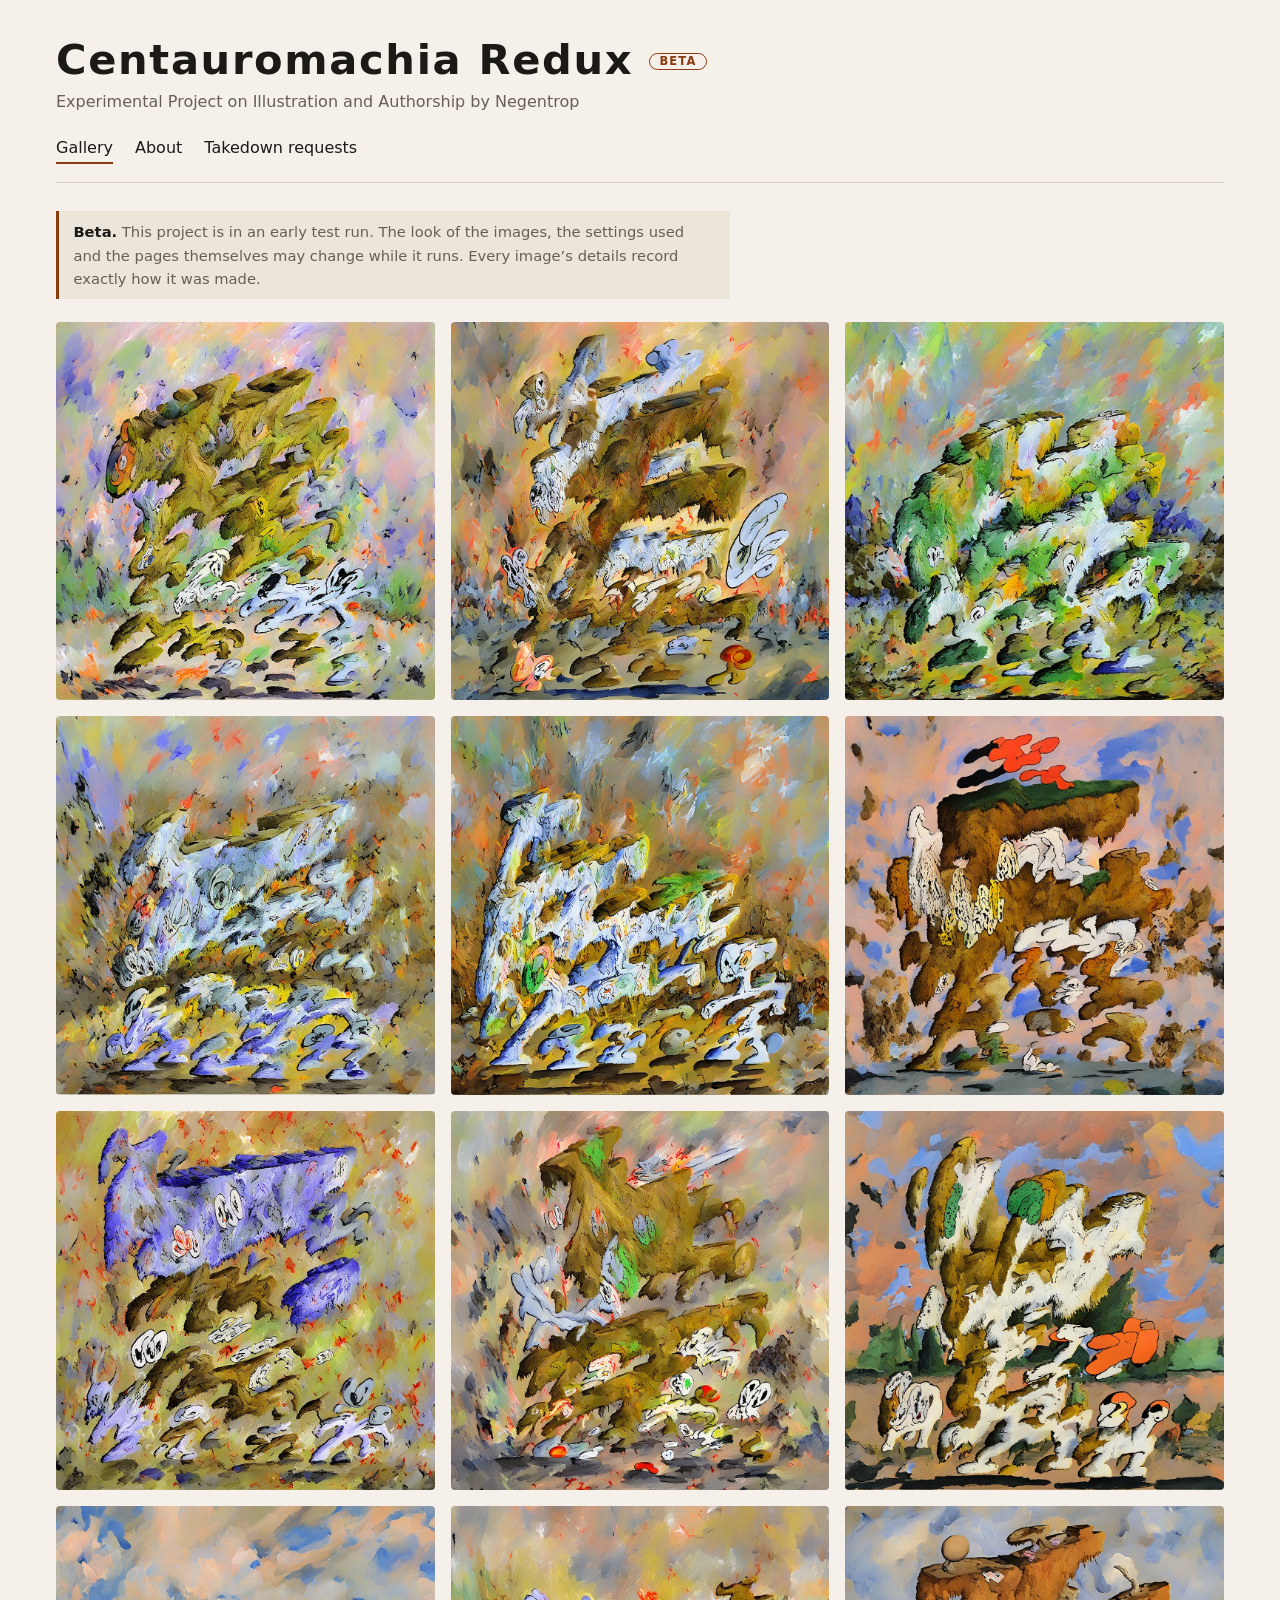
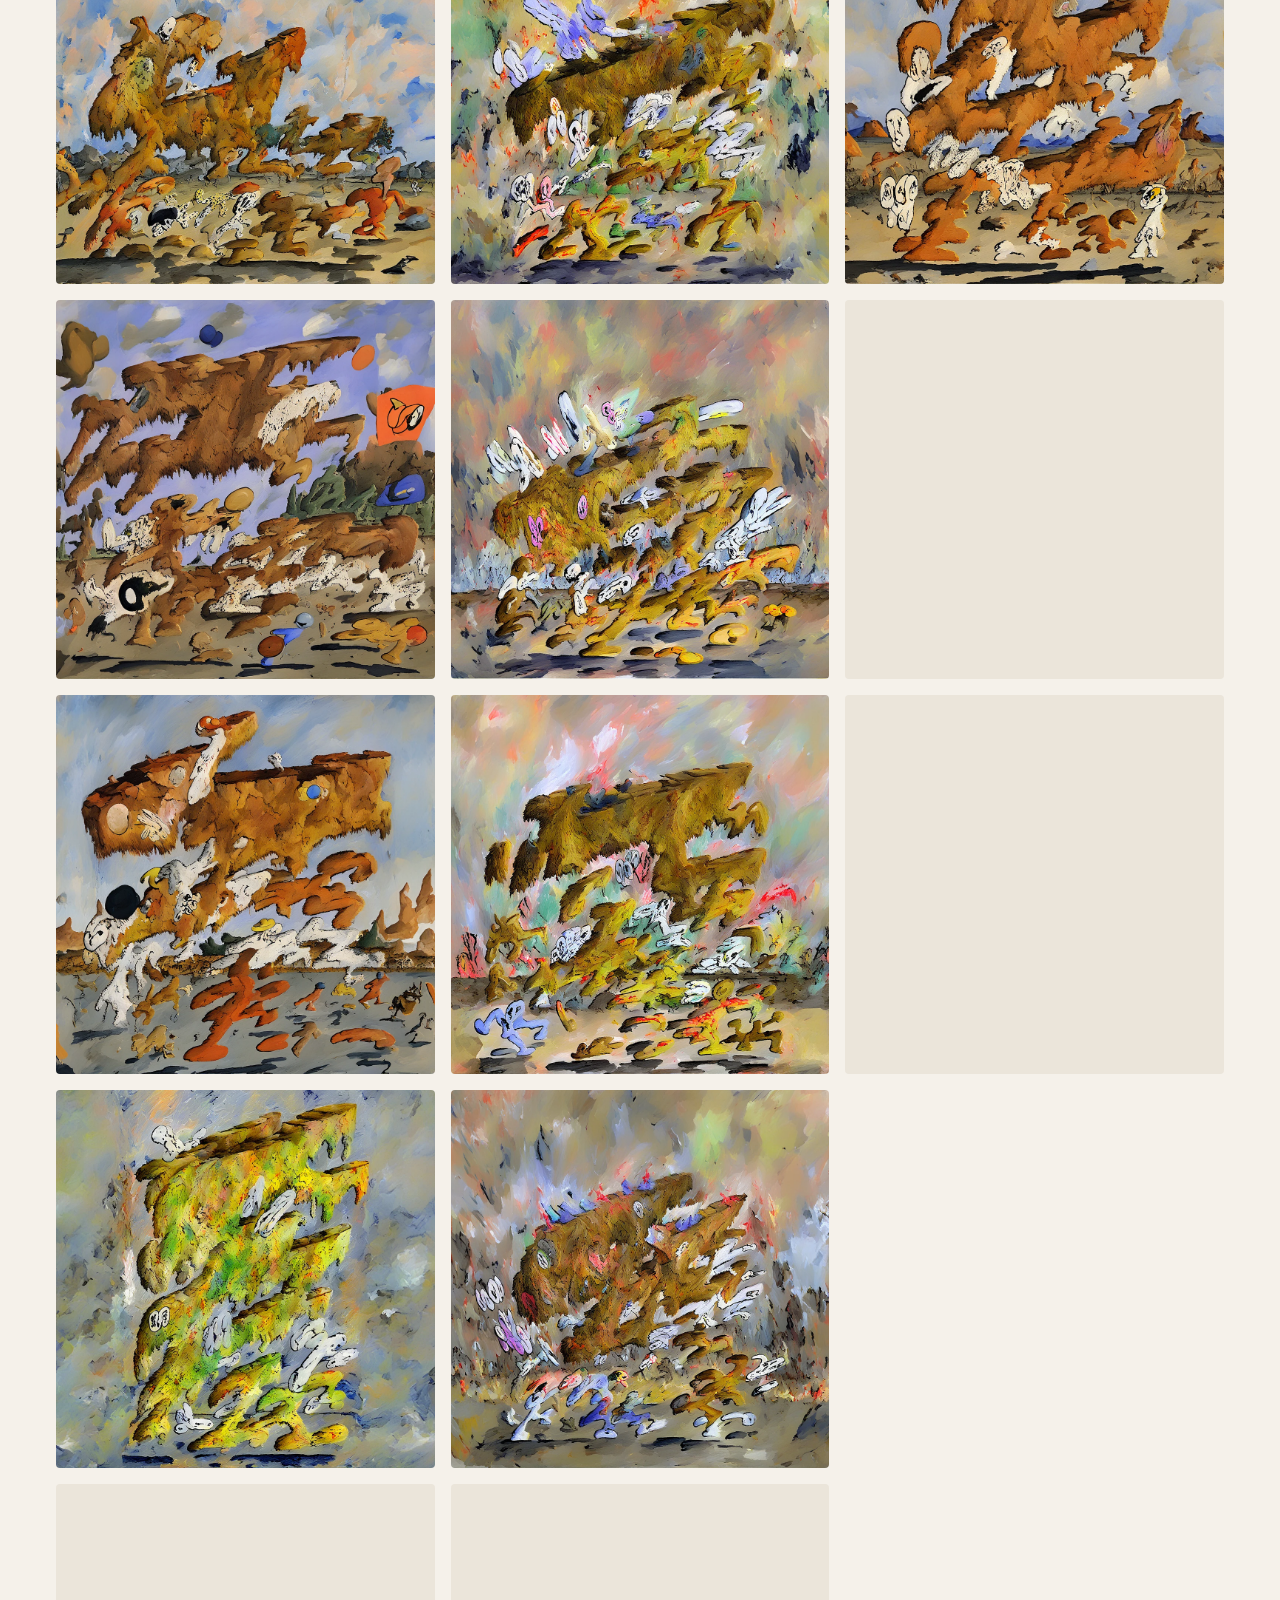
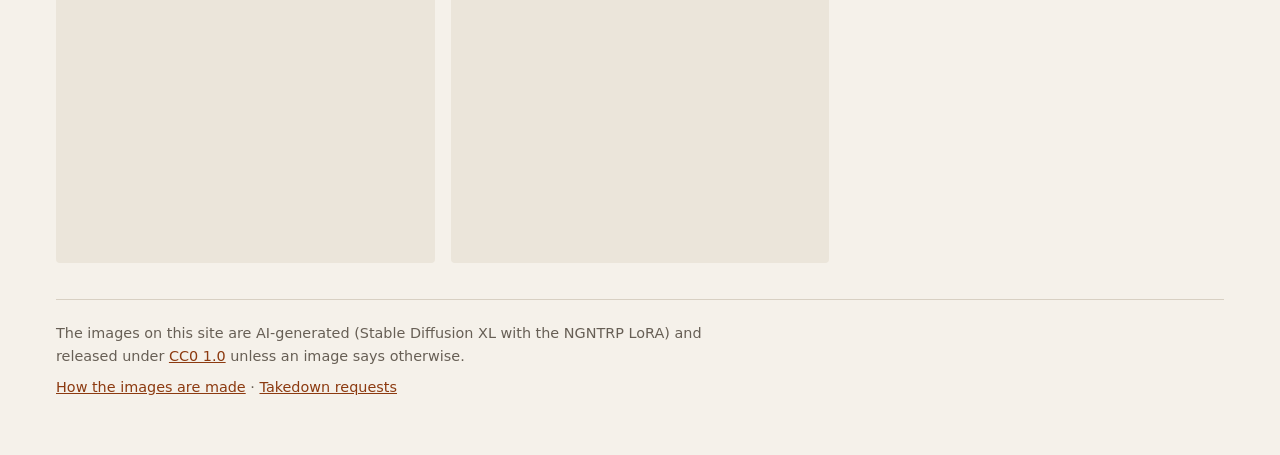
<file: index.html>
<!doctype html>
<html lang="en-GB">
<head>
<meta charset="utf-8">
<meta name="viewport" content="width=device-width, initial-scale=1">
<title>Centauromachia Redux</title>
<meta name="description" content="Experimental project on illustration and authorship by Negentrop.">
<meta name="robots" content="noindex, nofollow">
<link rel="stylesheet" href="site.css">
</head>
<body>
<div class="wrap">
  <header class="site">
    <h1 class="name"><a href="index.html">Centauromachia Redux</a> <span class="beta">Beta</span></h1>
    <p class="byline">Experimental Project on Illustration and Authorship by Negentrop</p>
    <nav class="main" aria-label="Main"><a href="index.html" aria-current="page">Gallery</a><a href="about.html">About</a><a href="takedown.html">Takedown requests</a></nav>
  </header>
  <main>
    <p class="beta-note"><strong>Beta.</strong> This project is in an early test run. The look of the images, the settings used and the pages themselves may change while it runs. Every image&#8217;s details record exactly how it was made.</p>
    <div class="grid" id="grid" aria-live="polite"></div>
    <noscript><p class="empty">This gallery needs JavaScript. The images are also listed in <a href="gallery.json">gallery.json</a>.</p></noscript>
  </main>
  <dialog id="viewer" aria-label="Image details"></dialog>
  <footer class="site">
    <p>The images on this site are AI-generated (Stable Diffusion XL with the NGNTRP LoRA) and released under
    <a href="https://creativecommons.org/publicdomain/zero/1.0/" rel="license">CC0 1.0</a> unless an image says otherwise.</p>
    <p><a href="about.html#making">How the images are made</a> &middot; <a href="takedown.html">Takedown requests</a></p>
  </footer>
</div>
<script>
const LICENCES = {
  "CC0-1.0": ["CC0 1.0", "https://creativecommons.org/publicdomain/zero/1.0/"],
  "CC-BY-SA-4.0": ["CC BY-SA 4.0", "https://creativecommons.org/licenses/by-sa/4.0/"]
};

const $ = (id) => document.getElementById(id);
const grid = $("grid");
const viewer = $("viewer");

function el(tag, props = {}, children = []) {
  const node = Object.assign(document.createElement(tag), props);
  children.forEach((c) => node.append(c));
  return node;
}

function row(dl, label, value) {
  if (value === undefined || value === null || value === "") return;
  dl.append(el("dt", { textContent: label }), el("dd", { textContent: String(value) }));
}

function openViewer(item) {
  const dl = el("dl");
  row(dl, "Image ID", item.id);
  row(dl, "Model", item.model);
  row(dl, "Trained on", item.training_data);
  row(dl, "Seed", item.seed);
  row(dl, "Steps", item.steps);
  row(dl, "Guidance", item.guidance_scale);
  row(dl, "LoRA strength", item.lora_scale);

  const lic = LICENCES[item.license];
  const links = el("p", { className: "meta" });
  if (lic) links.append(el("a", { href: lic[1], textContent: "Licence: " + lic[0], rel: "license" }), " · ");
  links.append(el("a", { href: item.image, textContent: "Image file" }), " · ",
               el("a", { href: item.meta, textContent: "Generation record (JSON)" }), " · ",
               el("a", { href: "takedown.html", textContent: "Takedown requests" }));

  const img = el("img", { src: item.image, alt: item.alt || "" });
  if (item.width) img.width = item.width;
  if (item.height) img.height = item.height;

  const close = el("button", { className: "close", textContent: "Close", type: "button" });
  close.addEventListener("click", () => viewer.close());

  const side = el("div", {}, [
    el("h2", { textContent: item.title || "Untitled" }),
    el("p", { className: "meta", textContent: item.date || "" }),
    dl,
    el("p", { className: "meta", textContent: "Prompt" }),
    el("p", { className: "prompt", textContent: item.prompt || "" }),
    links,
    close
  ]);
  viewer.replaceChildren(el("div", { className: "dlg" }, [img, side]));
  viewer.showModal();
  close.focus();
}

viewer.addEventListener("click", (e) => { if (e.target === viewer) viewer.close(); });

fetch("gallery.json", { cache: "no-cache" })
  .then((r) => { if (!r.ok) throw new Error(r.status); return r.json(); })
  .then((data) => {
    const items = data.items || [];
    if (!items.length) { grid.append(el("p", { className: "empty", textContent: "No images yet." })); return; }
    items.forEach((item) => {
      const img = el("img", { src: item.image, alt: item.alt || "", loading: "lazy", decoding: "async" });
      if (item.width) img.width = item.width;
      if (item.height) img.height = item.height;
      const tile = el("button", { className: "tile", type: "button" }, [img]);
      tile.setAttribute("aria-label", (item.title || "Untitled") + ", " + (item.date || "") + ": open details");
      tile.addEventListener("click", () => openViewer(item));
      grid.append(tile);
    });
  })
  .catch(() => { grid.append(el("p", { className: "empty", textContent: "The gallery could not be loaded." })); });
</script>
<script src="site.js"></script>
</body>
</html>
</file>
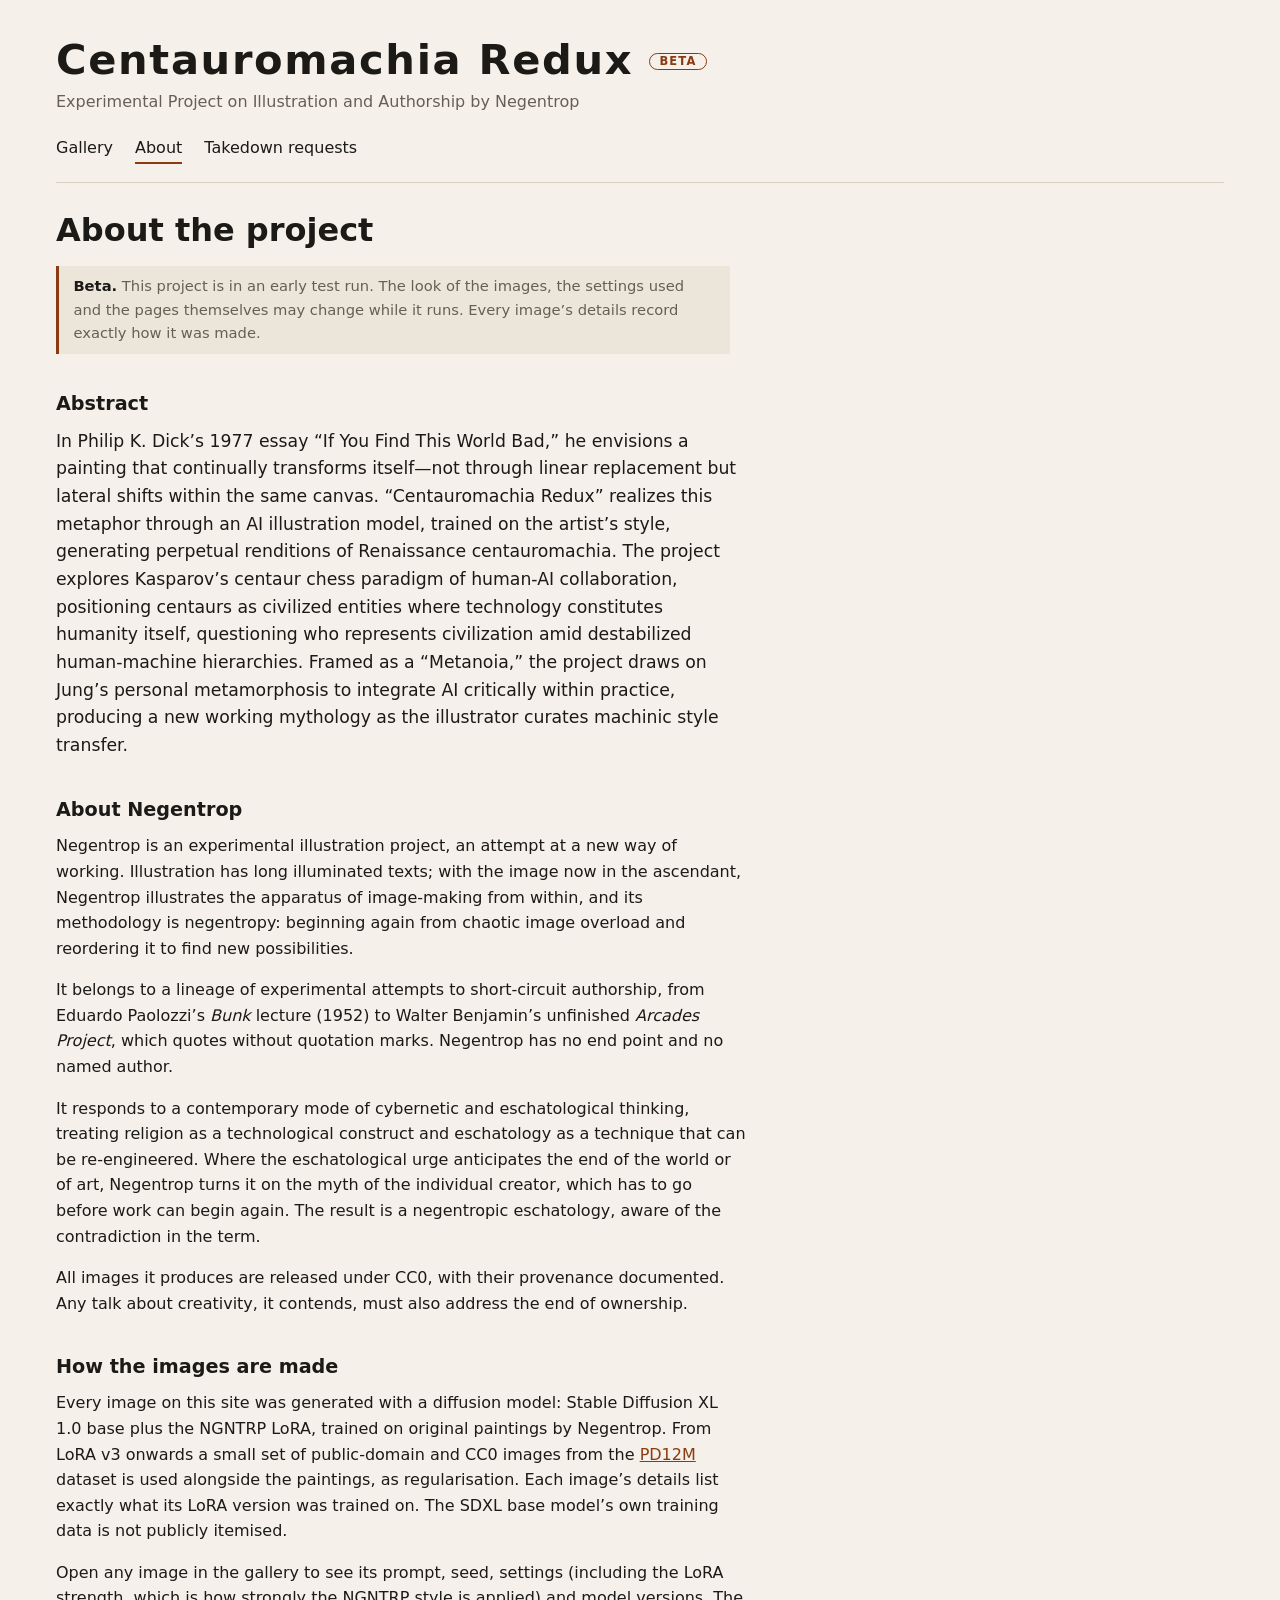
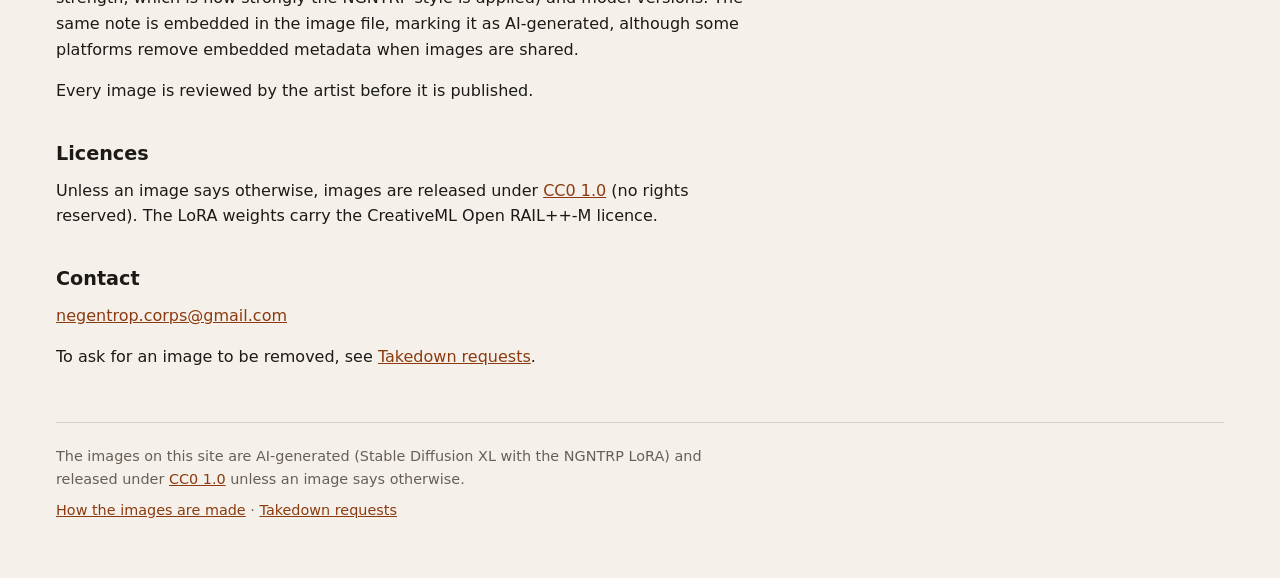
<file: about.html>
<!doctype html>
<html lang="en-GB">
<head>
<meta charset="utf-8">
<meta name="viewport" content="width=device-width, initial-scale=1">
<title>About the project &middot; Centauromachia Redux</title>
<meta name="description" content="An experimental project on illustration and authorship: abstract, about Negentrop, how the images are made.">
<meta name="robots" content="noindex, nofollow">
<link rel="stylesheet" href="site.css">
</head>
<body>
<div class="wrap">
  <header class="site">
    <p class="name"><a href="index.html">Centauromachia Redux</a> <span class="beta">Beta</span></p>
    <p class="byline">Experimental Project on Illustration and Authorship by Negentrop</p>
    <nav class="main" aria-label="Main"><a href="index.html">Gallery</a><a href="about.html" aria-current="page">About</a><a href="takedown.html">Takedown requests</a></nav>
  </header>
  <main class="prose">
    <h1>About the project</h1>
    <p class="beta-note"><strong>Beta.</strong> This project is in an early test run. The look of the images, the settings used and the pages themselves may change while it runs. Every image&#8217;s details record exactly how it was made.</p>
    
    <section id="abstract">
      <h2>Abstract</h2>
      <p class="abstract">In Philip K. Dick&#8217;s 1977 essay &#8220;If You Find This World Bad,&#8221; he envisions a painting that continually transforms itself&#8212;not through linear replacement but lateral shifts within the same canvas. &#8220;Centauromachia Redux&#8221; realizes this metaphor through an AI illustration model, trained on the artist&#8217;s style, generating perpetual renditions of Renaissance centauromachia. The project explores Kasparov&#8217;s centaur chess paradigm of human-AI collaboration, positioning centaurs as civilized entities where technology constitutes humanity itself, questioning who represents civilization amid destabilized human-machine hierarchies. Framed as a &#8220;Metanoia,&#8221; the project draws on Jung&#8217;s personal metamorphosis to integrate AI critically within practice, producing a new working mythology as the illustrator curates machinic style transfer.</p>
    </section>

    <section id="bio">
      <h2>About Negentrop</h2>
      <p>Negentrop is an experimental illustration project, an attempt at a new way of working. Illustration has long
      illuminated texts; with the image now in the ascendant, Negentrop illustrates the apparatus of image-making from
      within, and its methodology is negentropy: beginning again from chaotic image overload and reordering it to find new
      possibilities.</p>
      <p>It belongs to a lineage of experimental attempts to short-circuit authorship, from Eduardo Paolozzi&#8217;s
      <em>Bunk</em> lecture (1952) to Walter Benjamin&#8217;s unfinished <em>Arcades Project</em>, which quotes without
      quotation marks. Negentrop has no end point and no named author.</p>
      <p>It responds to a contemporary mode of cybernetic and eschatological thinking, treating religion as a technological
      construct and eschatology as a technique that can be re-engineered. Where the eschatological urge anticipates the end
      of the world or of art, Negentrop turns it on the myth of the individual creator, which has to go before work can
      begin again. The result is a negentropic eschatology, aware of the contradiction in the term.</p>
      <p>All images it produces are released under CC0, with their provenance documented. Any talk about creativity, it
      contends, must also address the end of ownership.</p>
    </section>

    <section id="making">
      <h2>How the images are made</h2>
      <p>Every image on this site was generated with a diffusion model: Stable Diffusion XL 1.0 base plus the NGNTRP LoRA,
      trained on original paintings by Negentrop. From LoRA v3 onwards a small set of public-domain and CC0 images from the
      <a href="https://huggingface.co/datasets/Spawning/PD12M">PD12M</a> dataset is used alongside the paintings, as
      regularisation. Each image&#8217;s details list exactly what its LoRA version was trained on. The SDXL base model&#8217;s own
      training data is not publicly itemised.</p>
      <p>Open any image in the gallery to see its prompt, seed, settings (including the LoRA strength, which is how strongly the NGNTRP style is applied) and model versions. The same note is embedded in the
      image file, marking it as AI-generated, although some platforms remove embedded metadata when images are shared.</p>
      <p>Every image is reviewed by the artist before it is published.</p>
    </section>

    <section id="licences">
      <h2>Licences</h2>
      <p>Unless an image says otherwise, images are released under
      <a href="https://creativecommons.org/publicdomain/zero/1.0/" rel="license">CC0 1.0</a> (no rights reserved).
      The LoRA weights carry the CreativeML Open RAIL++-M licence.</p>
    </section>

    <section id="contact">
      <h2>Contact</h2>
      <p><a class="mail" href="#" data-u="negentrop.corps" data-d="gmail.com">negentrop.corps [at] gmail.com</a></p>
      <p>To ask for an image to be removed, see <a href="takedown.html">Takedown requests</a>.</p>
    </section>
  </main>
  <footer class="site">
    <p>The images on this site are AI-generated (Stable Diffusion XL with the NGNTRP LoRA) and released under
    <a href="https://creativecommons.org/publicdomain/zero/1.0/" rel="license">CC0 1.0</a> unless an image says otherwise.</p>
    <p><a href="about.html#making">How the images are made</a> &middot; <a href="takedown.html">Takedown requests</a></p>
  </footer>
</div>
<script src="site.js"></script>
</body>
</html>
</file>
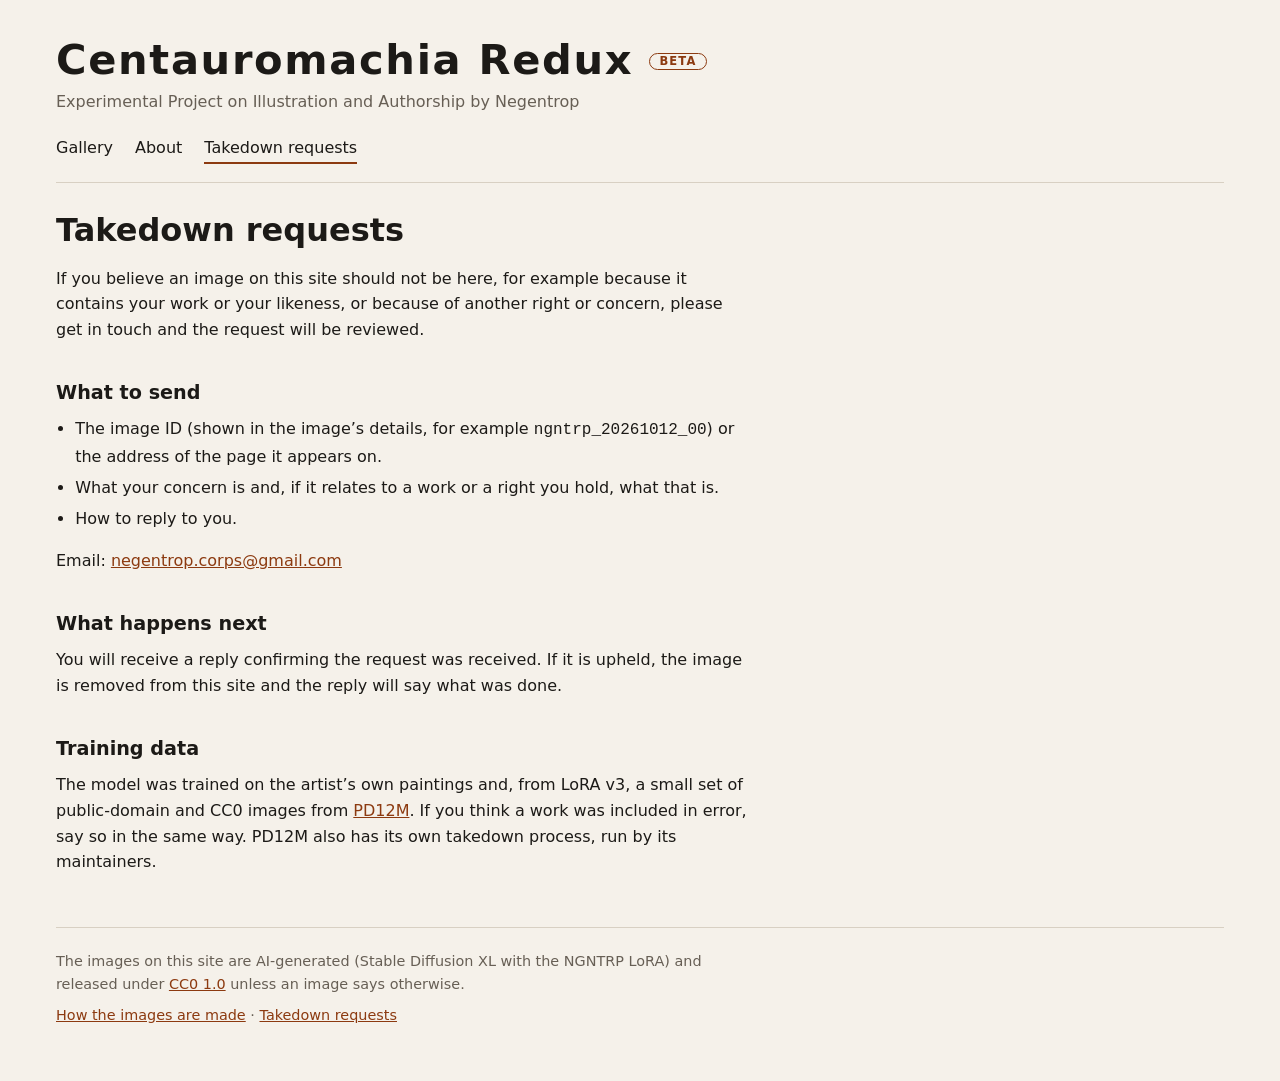
<file: takedown.html>
<!doctype html>
<html lang="en-GB">
<head>
<meta charset="utf-8">
<meta name="viewport" content="width=device-width, initial-scale=1">
<title>Takedown requests &middot; Centauromachia Redux</title>
<meta name="description" content="How to ask for an image to be removed from this site.">
<meta name="robots" content="noindex, nofollow">
<link rel="stylesheet" href="site.css">
</head>
<body>
<div class="wrap">
  <header class="site">
    <p class="name"><a href="index.html">Centauromachia Redux</a> <span class="beta">Beta</span></p>
    <p class="byline">Experimental Project on Illustration and Authorship by Negentrop</p>
    <nav class="main" aria-label="Main"><a href="index.html">Gallery</a><a href="about.html">About</a><a href="takedown.html" aria-current="page">Takedown requests</a></nav>
  </header>
  <main class="prose">
    <h1>Takedown requests</h1>
    <p>If you believe an image on this site should not be here, for example because it contains your work or your likeness,
    or because of another right or concern, please get in touch and the request will be reviewed.</p>

    <h2>What to send</h2>
    <ul>
      <li>The image ID (shown in the image&#8217;s details, for example <code>ngntrp_20261012_00</code>) or the address of the page it appears on.</li>
      <li>What your concern is and, if it relates to a work or a right you hold, what that is.</li>
      <li>How to reply to you.</li>
    </ul>
    <p>Email: <a class="mail" href="#" data-u="negentrop.corps" data-d="gmail.com" data-subject="Takedown request">negentrop.corps [at] gmail.com</a></p>

    <h2>What happens next</h2>
    <p>You will receive a reply confirming the request was received. If it is upheld, the image is removed from this site
    and the reply will say what was done.</p>

    <h2>Training data</h2>
    <p>The model was trained on the artist&#8217;s own paintings and, from LoRA v3, a small set of public-domain and CC0 images
    from <a href="https://huggingface.co/datasets/Spawning/PD12M">PD12M</a>. If you think a work was included in error,
    say so in the same way. PD12M also has its own takedown process, run by its maintainers.</p>
  </main>
  <footer class="site">
    <p>The images on this site are AI-generated (Stable Diffusion XL with the NGNTRP LoRA) and released under
    <a href="https://creativecommons.org/publicdomain/zero/1.0/" rel="license">CC0 1.0</a> unless an image says otherwise.</p>
    <p><a href="about.html#making">How the images are made</a> &middot; <a href="takedown.html">Takedown requests</a></p>
  </footer>
</div>
<script src="site.js"></script>
</body>
</html>
</file>
<file: site.css>
:root {
  --bg: #f5f1ea; --fg: #1c1a17; --muted: #675f55; --line: #d8d0c3; --card: #ebe5da; --accent: #8c3a10;
  color-scheme: light dark;
}
@media (prefers-color-scheme: dark) {
  :root { --bg: #131110; --fg: #eee8de; --muted: #a39a8c; --line: #302b25; --card: #1d1a17; --accent: #e3a56e; }
}
* { box-sizing: border-box; }
body { margin: 0; background: var(--bg); color: var(--fg);
       font: 16px/1.6 system-ui, -apple-system, "Segoe UI", Roboto, sans-serif; }
.wrap { max-width: 1200px; margin: 0 auto; padding: 0 16px; }
a { color: var(--accent); }
a:focus-visible, button:focus-visible { outline: 3px solid var(--accent); outline-offset: 2px; }

header.site { padding: 36px 0 18px; border-bottom: 1px solid var(--line); }
.name { margin: 0; font-size: clamp(1.8rem, 4vw, 2.6rem); font-weight: 700; letter-spacing: .04em; line-height: 1.15; }
.name a { color: inherit; text-decoration: none; }
.byline { margin: .35rem 0 0; color: var(--muted); }
.beta { display: inline-block; padding: 1px 9px; border: 1px solid var(--accent); border-radius: 999px;
        color: var(--accent); font-size: .72rem; font-weight: 600; letter-spacing: .1em; text-transform: uppercase;
        vertical-align: middle; position: relative; top: -.1em; }
.beta-note { margin: 0 0 1.4rem; padding: .55rem .9rem; border-left: 3px solid var(--accent); background: var(--card);
             color: var(--muted); font-size: .92rem; max-width: 72ch; }
.beta-note strong { color: var(--fg); }
nav.main { display: flex; flex-wrap: wrap; gap: 4px 22px; margin: 1.1rem 0 0; }
nav.main a { color: var(--fg); text-decoration: none; padding: 2px 0; border-bottom: 2px solid transparent; }
nav.main a:hover { border-bottom-color: var(--line); }
nav.main a[aria-current="page"] { border-bottom-color: var(--accent); }

main { padding: 28px 0 8px; }
.grid { columns: 3 280px; column-gap: 16px; }
.tile { display: block; width: 100%; padding: 0; margin: 0 0 16px; border: 0; border-radius: 4px;
        background: var(--card); overflow: hidden; cursor: zoom-in; break-inside: avoid; }
.tile img { display: block; width: 100%; height: auto; }
.empty { color: var(--muted); }

.prose { max-width: 68ch; }
.prose h1 { margin: 0 0 1rem; font-size: clamp(1.5rem, 3vw, 2rem); line-height: 1.2; }
.prose h2 { margin: 2.2rem 0 .5rem; font-size: 1.2rem; }
.prose p, .prose ul { margin: 0 0 1rem; }
.prose ul { padding-left: 1.2rem; }
.prose li { margin-bottom: .35rem; }
.prose .abstract { font-size: 1.08rem; }
.prose .note { color: var(--muted); font-size: .92rem; }

dialog { width: min(96vw, 1000px); max-height: 94vh; padding: 0; border: 1px solid var(--line);
         border-radius: 6px; background: var(--bg); color: var(--fg); }
dialog::backdrop { background: rgb(0 0 0 / .75); }
.dlg { display: grid; gap: 16px; padding: 16px; max-height: 94vh; overflow: auto; }
@media (min-width: 800px) { .dlg { grid-template-columns: minmax(0, 3fr) minmax(0, 2fr); } }
.dlg img { display: block; width: 100%; height: auto; border-radius: 4px; }
.dlg h2 { margin: 0 0 .25rem; font-size: 1.15rem; }
.meta { margin: 0 0 .75rem; color: var(--muted); font-size: .9rem; }
dl { display: grid; grid-template-columns: auto 1fr; gap: 2px 12px; margin: 0 0 .75rem; font-size: .9rem; }
dt { color: var(--muted); }
dd { margin: 0; overflow-wrap: anywhere; }
.prompt { margin: 0 0 .75rem; font-size: .9rem; white-space: pre-wrap; overflow-wrap: anywhere; }
.close { margin-top: .5rem; padding: .45rem .9rem; border: 1px solid var(--line); border-radius: 4px;
         background: var(--card); color: var(--fg); font: inherit; cursor: pointer; }

footer.site { margin-top: 28px; padding: 22px 0 48px; border-top: 1px solid var(--line); color: var(--muted); font-size: .9rem; }
footer.site p { max-width: 72ch; margin: 0 0 .5rem; }
@media (prefers-reduced-motion: no-preference) { .tile img { transition: opacity .2s; } }
</file>
